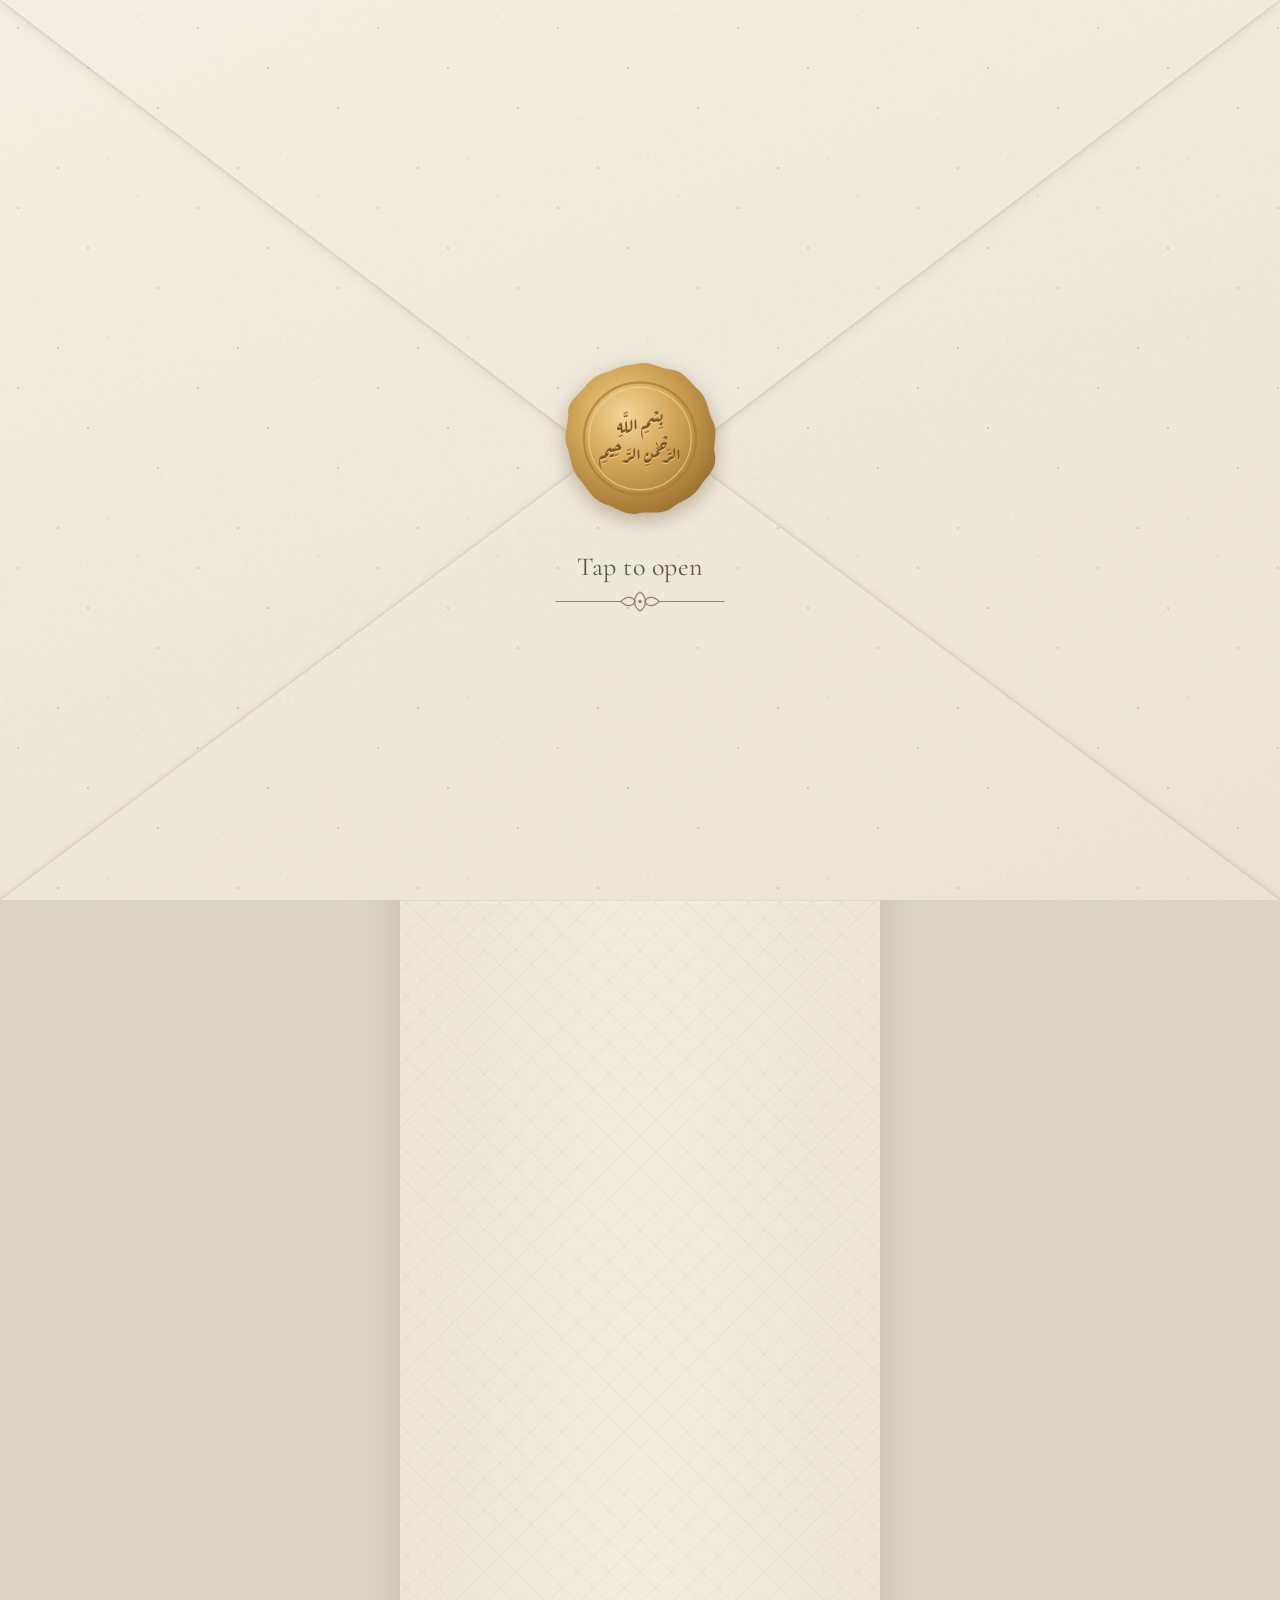
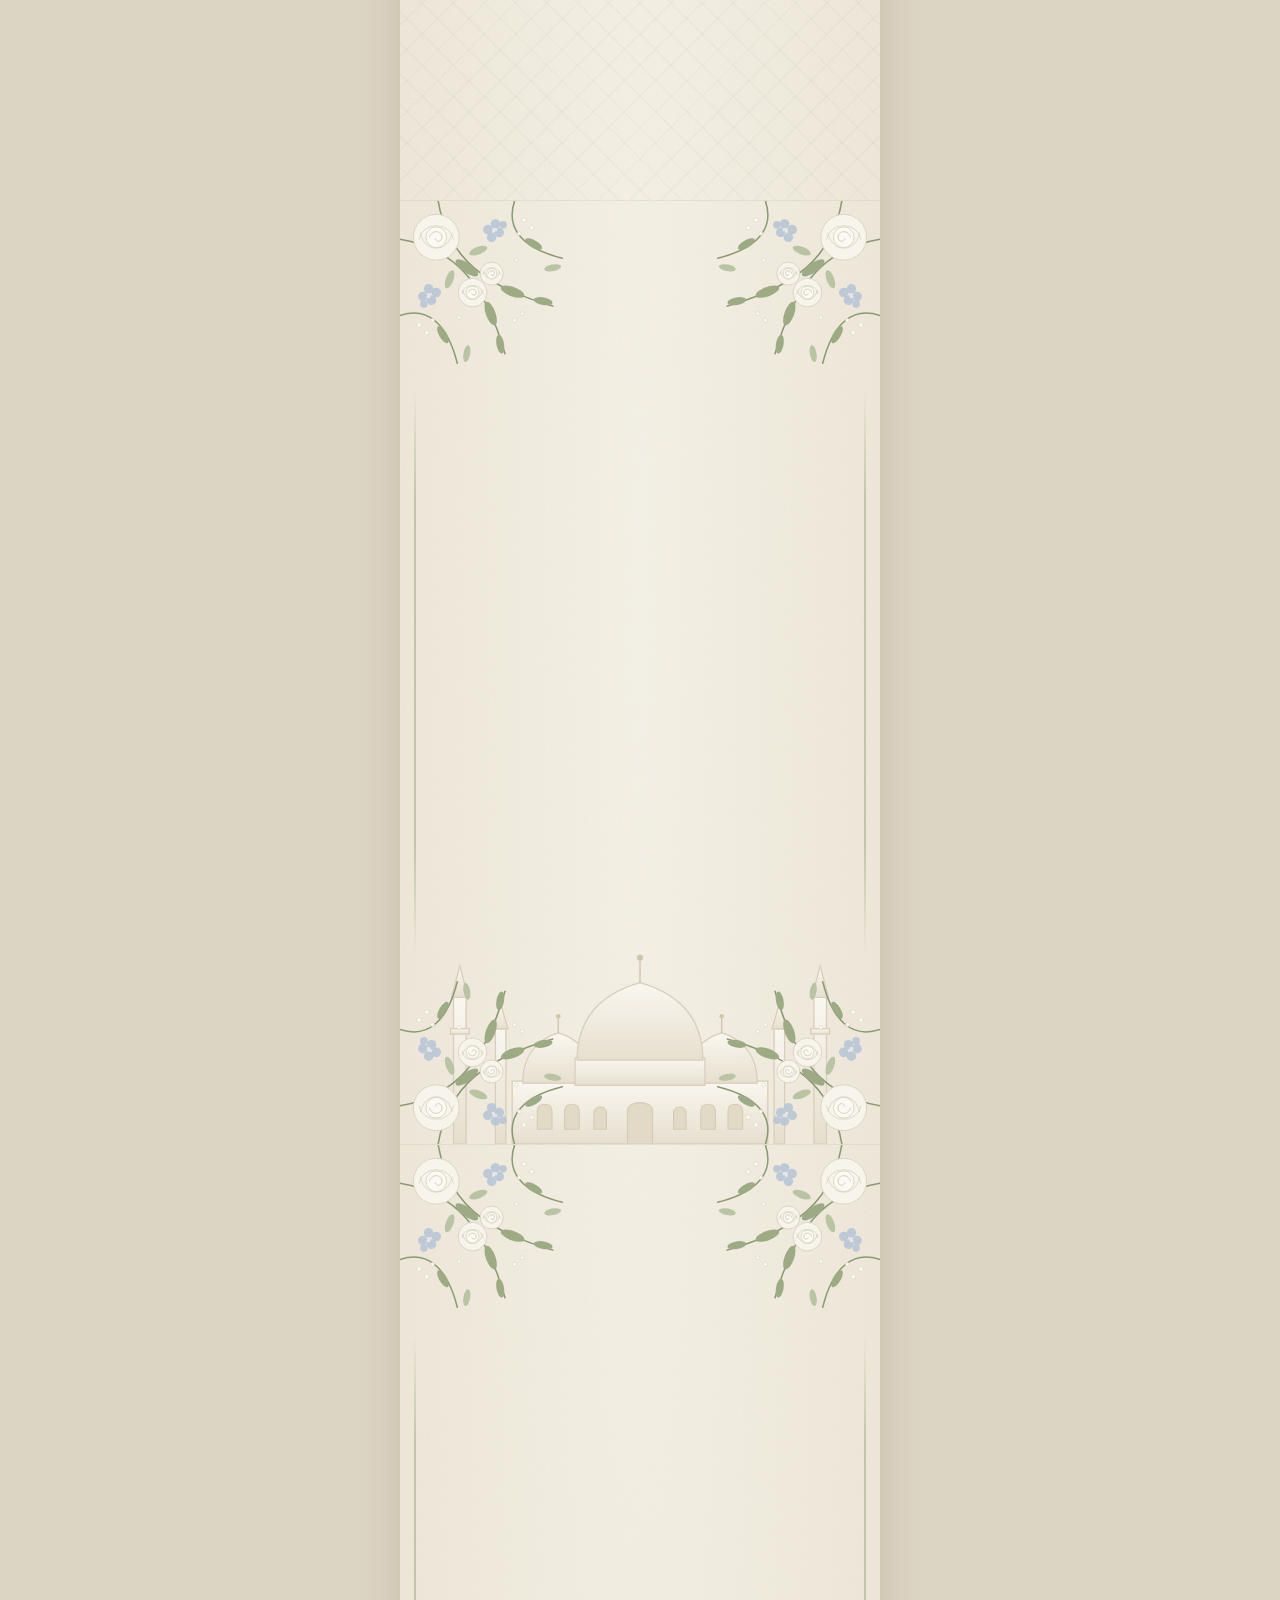
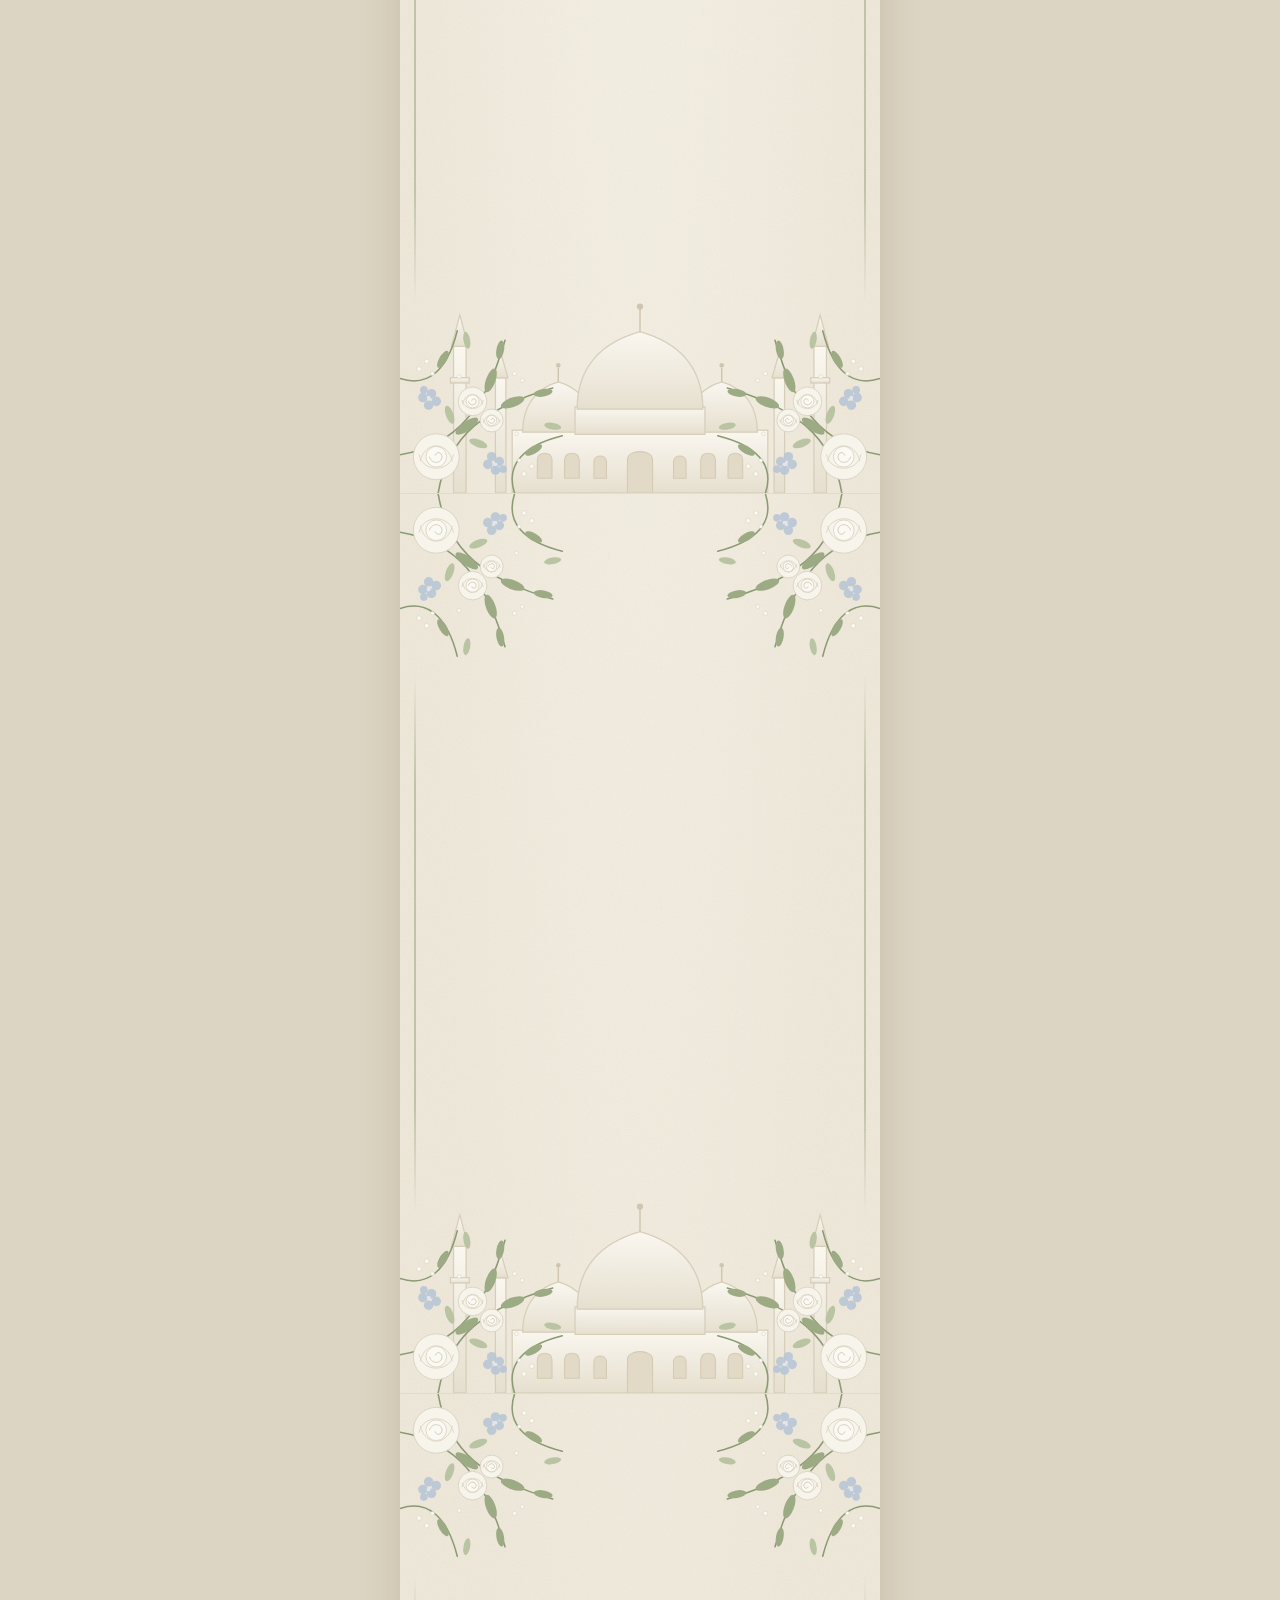
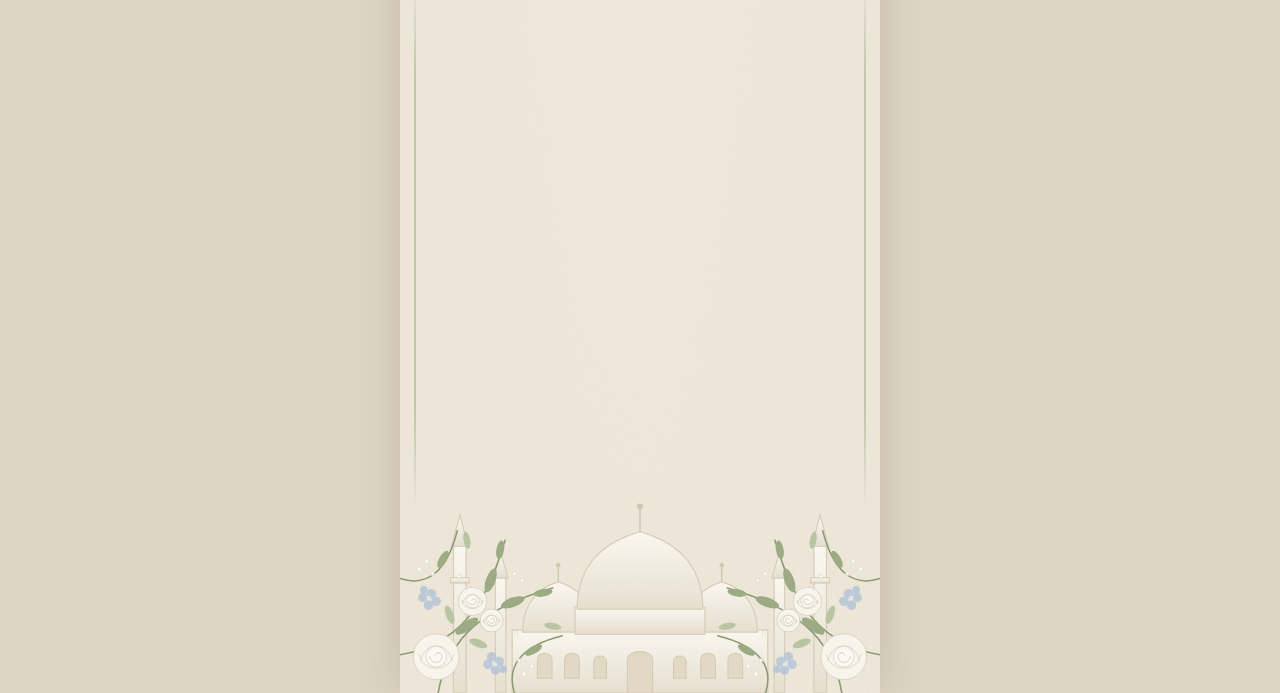
<file: index.html>
<!doctype html>
<html lang="en" translate="no" class="notranslate">
<head>
  <meta charset="utf-8" />
  <meta name="google" content="notranslate" />
  <meta name="viewport" content="width=device-width, initial-scale=1, viewport-fit=cover" />
  <title>Nikah Invitation</title>
  <meta name="description" content="You are invited to our Nikah" />
  <meta name="theme-color" content="#efe9db" />

  <!-- Link preview (WhatsApp, Facebook, etc.). URLs must be absolute: update them if the site address changes -->
  <meta property="og:type" content="website" />
  <meta property="og:url" content="https://mdhusainthekiya.github.io/invite/" />
  <meta property="og:title" content="The Wedding Invitation - Thekiya family" />
  <meta property="og:description" content="Saturday, 02 Jan 2027 · Minara Masjid, Mumbai. Tap to open your invitation." />
  <meta property="og:image" content="https://mdhusainthekiya.github.io/invite/assets/preview-vertical.jpg" />
  <meta property="og:image:width" content="1080" />
  <meta property="og:image:height" content="1920" />
  <meta name="twitter:card" content="summary_large_image" />
  <link rel="preconnect" href="https://fonts.googleapis.com" />
  <link rel="preconnect" href="https://fonts.gstatic.com" crossorigin />
  <link href="https://fonts.googleapis.com/css2?family=Amiri:wght@400;700&family=Aref+Ruqaa:wght@400;700&family=Cinzel:wght@500&family=Cormorant+Garamond:ital,wght@0,500;0,600;1,500&family=Great+Vibes&display=swap" rel="stylesheet" />
  <link rel="stylesheet" href="style.css" />
</head>
<body class="locked">

  <!-- Reusable SVG pieces -->
  <svg width="0" height="0" style="position:absolute" aria-hidden="true">
    <defs>
      <!-- Floral corner cluster: vines, leaves, white roses, hydrangeas -->
      <symbol id="corner" viewBox="0 0 220 220">
        <g fill="none" stroke="#8a9a72" stroke-width="1.6" stroke-linecap="round">
          <path d="M0 40 C60 50 90 90 110 160" />
          <path d="M40 0 C50 60 90 90 160 110" />
          <path d="M0 120 C30 110 50 130 60 170" />
          <path d="M120 0 C110 30 130 50 170 60" />
        </g>
        <g fill="#9cab84">
          <ellipse cx="70" cy="70" rx="14" ry="5" transform="rotate(35 70 70)" />
          <ellipse cx="95" cy="118" rx="13" ry="5" transform="rotate(70 95 118)" />
          <ellipse cx="118" cy="95" rx="13" ry="5" transform="rotate(20 118 95)" />
          <ellipse cx="30" cy="50" rx="11" ry="4" transform="rotate(10 30 50)" />
          <ellipse cx="50" cy="30" rx="11" ry="4" transform="rotate(80 50 30)" />
          <ellipse cx="45" cy="140" rx="10" ry="4" transform="rotate(60 45 140)" />
          <ellipse cx="140" cy="45" rx="10" ry="4" transform="rotate(30 140 45)" />
          <ellipse cx="105" cy="150" rx="10" ry="4" transform="rotate(80 105 150)" />
          <ellipse cx="150" cy="105" rx="10" ry="4" transform="rotate(10 150 105)" />
        </g>
        <g fill="#b8c4a2">
          <ellipse cx="82" cy="52" rx="10" ry="4" transform="rotate(-20 82 52)" />
          <ellipse cx="52" cy="82" rx="10" ry="4" transform="rotate(110 52 82)" />
          <ellipse cx="160" cy="70" rx="9" ry="3.5" transform="rotate(-10 160 70)" />
          <ellipse cx="70" cy="160" rx="9" ry="3.5" transform="rotate(100 70 160)" />
        </g>
        <!-- hydrangea clusters -->
        <g fill="#b9c6d6" opacity=".9">
          <circle cx="92" cy="30" r="5"/><circle cx="100" cy="24" r="5"/><circle cx="104" cy="33" r="5"/><circle cx="96" cy="38" r="5"/><circle cx="108" cy="25" r="4"/>
          <circle cx="30" cy="92" r="5"/><circle cx="24" cy="100" r="5"/><circle cx="33" cy="104" r="5"/><circle cx="38" cy="96" r="5"/><circle cx="25" cy="108" r="4"/>
        </g>
        <g fill="#dfe6ee">
          <circle cx="100" cy="30" r="2"/><circle cx="30" cy="100" r="2"/>
        </g>
        <!-- white roses -->
        <g>
          <g transform="translate(38 38)">
            <circle r="24" fill="#f7f4ec" stroke="#d9d3c2" stroke-width="1"/>
            <path d="M-18.0 2.4 C-14.4 -16.8 14.4 -16.8 18.0 2.4" fill="none" stroke="#ddd6c4" stroke-width="1"/>
            <path d="M-16.8 -4.8 C-12.0 16.8 12.0 16.8 16.8 -4.8" fill="none" stroke="#ddd6c4" stroke-width="1"/>
            <circle r="10.8" fill="#fbf9f3" stroke="#d9d3c2" stroke-width=".9"/>
            <path d="M-7.2 0 C-4.8 -8.4 6.0 -7.2 6.0 0 C6.0 4.8 0 6.0 -1.2 1.2" fill="none" stroke="#d3cbb6" stroke-width="1"/>
          </g>
          <g transform="translate(76 96)">
            <circle r="15" fill="#f7f4ec" stroke="#d9d3c2" stroke-width="1"/>
            <path d="M-11.2 1.5 C-9.0 -10.5 9.0 -10.5 11.2 1.5" fill="none" stroke="#ddd6c4" stroke-width="1"/>
            <path d="M-10.5 -3.0 C-7.5 10.5 7.5 10.5 10.5 -3.0" fill="none" stroke="#ddd6c4" stroke-width="1"/>
            <circle r="6.8" fill="#fbf9f3" stroke="#d9d3c2" stroke-width=".9"/>
            <path d="M-4.5 0 C-3.0 -5.2 3.8 -4.5 3.8 0 C3.8 3.0 0 3.8 -0.8 0.8" fill="none" stroke="#d3cbb6" stroke-width="1"/>
          </g>
          <g transform="translate(96 76)">
            <circle r="12" fill="#f7f4ec" stroke="#d9d3c2" stroke-width="1"/>
            <path d="M-9.0 1.2 C-7.2 -8.4 7.2 -8.4 9.0 1.2" fill="none" stroke="#ddd6c4" stroke-width="1"/>
            <path d="M-8.4 -2.4 C-6.0 8.4 6.0 8.4 8.4 -2.4" fill="none" stroke="#ddd6c4" stroke-width="1"/>
            <circle r="5.4" fill="#fbf9f3" stroke="#d9d3c2" stroke-width=".9"/>
            <path d="M-3.6 0 C-2.4 -4.2 3.0 -3.6 3.0 0 C3.0 2.4 0 3.0 -0.6 0.6" fill="none" stroke="#d3cbb6" stroke-width="1"/>
          </g>
        </g>
        <!-- baby's breath -->
        <g fill="#fbf9f3" stroke="#d8d2c0" stroke-width=".6">
          <circle cx="130" cy="20" r="2.4"/><circle cx="138" cy="28" r="2.4"/><circle cx="125" cy="34" r="2"/>
          <circle cx="20" cy="130" r="2.4"/><circle cx="28" cy="138" r="2.4"/><circle cx="34" cy="125" r="2"/>
          <circle cx="120" cy="125" r="2.2"/><circle cx="128" cy="118" r="2"/><circle cx="62" cy="122" r="2"/><circle cx="122" cy="62" r="2"/>
        </g>
      </symbol>

      <!-- Mosque silhouette -->
      <linearGradient id="mosqueFill" x1="0" y1="0" x2="0" y2="1">
        <stop offset="0" stop-color="#fbf8f1"/>
        <stop offset="1" stop-color="#e6dfcf"/>
      </linearGradient>
      <symbol id="mosque" viewBox="0 0 400 210">
        <g fill="url(#mosqueFill)" stroke="#d6cdb8" stroke-width="1.2">
          <!-- minarets -->
          <rect x="22" y="70" width="12" height="140"/><path d="M20 70 L28 40 L36 70Z"/><rect x="19" y="100" width="18" height="5"/>
          <rect x="366" y="70" width="12" height="140"/><path d="M364 70 L372 40 L380 70Z"/><rect x="363" y="100" width="18" height="5"/>
          <rect x="62" y="100" width="10" height="110"/><path d="M60 100 L67 76 L74 100Z"/>
          <rect x="328" y="100" width="10" height="110"/><path d="M326 100 L333 76 L340 100Z"/>
          <!-- base -->
          <rect x="78" y="150" width="244" height="60"/>
          <!-- side domes -->
          <path d="M88 152 C88 120 108 108 122 104 C136 108 156 120 156 152Z"/>
          <path d="M244 152 C244 120 264 108 278 104 C292 108 312 120 312 152Z"/>
          <!-- main dome -->
          <rect x="138" y="128" width="124" height="26"/>
          <path d="M140 130 C140 82 172 64 200 56 C228 64 260 82 260 130Z"/>
        </g>
        <g stroke="#cfc4ac" stroke-width="1.4" fill="none">
          <path d="M200 56 V34"/><path d="M122 104 V90"/><path d="M278 104 V90"/>
        </g>
        <g fill="#cfc4ac">
          <circle cx="200" cy="32" r="3"/><circle cx="122" cy="88" r="2.2"/><circle cx="278" cy="88" r="2.2"/>
        </g>
        <!-- doors & windows -->
        <g fill="#e2d9c5" stroke="#d3c9b2">
          <path d="M188 210 V178 C188 168 212 168 212 178 V210Z"/>
          <path d="M102 196 V178 C102 170 116 170 116 178 V196Z"/><path d="M128 196 V178 C128 170 142 170 142 178 V196Z"/>
          <path d="M258 196 V178 C258 170 272 170 272 178 V196Z"/><path d="M284 196 V178 C284 170 298 170 298 178 V196Z"/>
          <path d="M156 196 V180 C156 173 168 173 168 180 V196Z"/><path d="M232 196 V180 C232 173 244 173 244 180 V196Z"/>
        </g>
      </symbol>

      <!-- Ornamental divider -->
      <symbol id="divider" viewBox="0 0 300 40">
        <g fill="none" stroke="currentColor" stroke-width="2" stroke-linecap="round">
          <path d="M10 20 H118"/><path d="M182 20 H290"/>
          <path d="M150 4 C138 12 138 28 150 36 C162 28 162 12 150 4Z"/>
          <path d="M118 20 C128 10 138 12 142 20 C138 28 128 30 118 20Z"/>
          <path d="M182 20 C172 10 162 12 158 20 C162 28 172 30 182 20Z"/>
        </g>
        <circle cx="150" cy="20" r="3" fill="currentColor"/>
      </symbol>

      <!-- Detail icons -->
      <symbol id="i-calendar" viewBox="0 0 24 24">
        <rect x="3" y="5" width="18" height="16" rx="2.5" fill="currentColor"/><rect x="5" y="10" width="14" height="9" rx="1" fill="#efe9db"/><rect x="7" y="2.5" width="2" height="5" rx="1" fill="currentColor"/><rect x="15" y="2.5" width="2" height="5" rx="1" fill="currentColor"/><g fill="currentColor"><rect x="6.5" y="11.5" width="3" height="2.5"/><rect x="10.5" y="11.5" width="3" height="2.5"/><rect x="14.5" y="11.5" width="3" height="2.5"/><rect x="6.5" y="15" width="3" height="2.5"/><rect x="10.5" y="15" width="3" height="2.5"/><rect x="14.5" y="15" width="3" height="2.5"/></g>
      </symbol>
      <symbol id="i-clock" viewBox="0 0 24 24">
        <g fill="none" stroke="currentColor" stroke-width="2" stroke-linecap="round"><circle cx="12" cy="12" r="9.5"/><path d="M12 6.5V12l3.5 2.5"/></g>
      </symbol>
      <symbol id="i-pin" viewBox="0 0 24 24">
        <path fill="currentColor" d="M12 1.8a7.6 7.6 0 0 0-7.6 7.6c0 5.7 7.6 12.8 7.6 12.8s7.6-7.1 7.6-12.8A7.6 7.6 0 0 0 12 1.8Zm0 10.6a3 3 0 1 1 0-6 3 3 0 0 1 0 6Z"/>
      </symbol>

      <!-- Wax seal edge -->
      <radialGradient id="waxGold" cx="40%" cy="35%" r="70%">
        <stop offset="0" stop-color="#f3d79a"/>
        <stop offset=".45" stop-color="#d4a85a"/>
        <stop offset="1" stop-color="#9c7130"/>
      </radialGradient>
    </defs>
  </svg>

  <!-- ============ ENVELOPE (tap to open) ============ -->
  <div class="envelope" id="envelope" role="button" tabindex="0" aria-label="Tap to open the invitation">
    <div class="flap-wrap left"><div class="flap"></div></div>
    <div class="flap-wrap right"><div class="flap"></div></div>
    <div class="flap-wrap bottom"><div class="flap"></div></div>
    <div class="flap-wrap top"><div class="flap"></div></div>

    <div class="seal-area">
      <div class="seal" id="seal">
        <svg viewBox="0 0 200 200" class="seal-wax">
          <path fill="url(#waxGold)" d="M100 6 C116 4 126 14 140 14 C156 16 162 30 174 40 C186 52 184 66 192 80 C198 96 190 108 194 122 C196 140 182 148 174 162 C164 176 150 178 138 188 C122 196 110 190 96 194 C80 196 70 186 56 182 C40 176 34 162 24 150 C12 136 14 122 8 108 C4 92 12 80 10 66 C12 50 26 44 34 32 C46 18 60 18 72 12 C82 8 90 8 100 6Z"/>
          <circle cx="100" cy="100" r="70" fill="none" stroke="#a87b36" stroke-width="3" opacity=".7"/>
          <circle cx="100" cy="100" r="64" fill="none" stroke="#f5dca3" stroke-width="1.5" opacity=".6"/>
        </svg>
        <span class="seal-text" lang="ar" dir="rtl">بِسْمِ اللَّهِ<br>الرَّحْمَٰنِ الرَّحِيمِ</span>
      </div>
      <p class="tap-hint">Tap to open</p>
      <svg class="hint-divider"><use href="#divider"/></svg>
    </div>
  </div>

  <!-- ============ INVITATION ============ -->
  <main class="invite" id="invite">

    <!-- 1. Bismillah + Quran 78:8 -->
    <section class="page framed">
      <div class="frame" aria-hidden="true">
        <svg class="c tl"><use href="#corner"/></svg><svg class="c tr"><use href="#corner"/></svg>
        <svg class="c bl"><use href="#corner"/></svg><svg class="c br"><use href="#corner"/></svg>
      </div>
      <div class="content">
        <p class="ar bismillah reveal" lang="ar" dir="rtl">بِسْمِ اللَّهِ الرَّحْمَٰنِ الرَّحِيمِ</p>
        <p class="ar ar-xl reveal" lang="ar" dir="rtl">وَخَلَقْنَاكُمْ أَزْوَاجًا</p>
        <p class="body reveal">And We created you in pairs<br>Quran 78:8</p>
        <p class="script tagline reveal">Join us as two hearts become one.</p>
      </div>
      <svg class="mosque" aria-hidden="true"><use href="#mosque"/></svg>
    </section>

    <!-- 2. The Nikah of -->
    <section class="page arch-page">
      <div class="arch reveal">
        <svg class="arch-flowers l" aria-hidden="true"><use href="#corner"/></svg>
        <svg class="arch-flowers r" aria-hidden="true"><use href="#corner"/></svg>
        <div class="arch-inner">
          <p class="ar ar-lg reveal" lang="ar" dir="rtl">فِي الدُّنْيَا وَالْآخِرَةِ</p>
          <p class="body small reveal">“In this world and<br>the hereafter”</p>
          <p class="caps reveal" data-only="nikah">The Nikah of</p>
          <p class="caps reveal" data-only="walima">The Walima of</p>
          <div class="names reveal">
            <span class="script name" data-field="groom"></span>
            <span class="parent" data-field="groomParents"></span>
            <span class="city" data-field="groomCity"></span>
            <span class="script amp">&amp;</span>
            <span class="script name" data-field="bride"></span>
            <span class="parent" data-field="brideParents"></span>
            <span class="city" data-field="brideCity"></span>
          </div>
          <p class="save-date reveal" data-only="nikah" data-field="nikah.dateText"></p>
          <p class="save-date reveal" data-only="walima" data-field="walima.dateText"></p>
        </div>
      </div>
    </section>

    <!-- 3. Nikah: date, time, venue (not shown on /walima) -->
    <section class="page framed" data-only="nikah">
      <div class="frame" aria-hidden="true">
        <svg class="c tl"><use href="#corner"/></svg><svg class="c tr"><use href="#corner"/></svg>
        <svg class="c bl"><use href="#corner"/></svg><svg class="c br"><use href="#corner"/></svg>
      </div>
      <div class="content details">
        <p class="ar ar-xl reveal" lang="ar" dir="rtl">إِنْ شَاءَ اللَّهُ</p>
        <h2 class="script event-title reveal">Nikah</h2>

        <div class="detail reveal">
          <svg class="icon"><use href="#i-calendar"/></svg>
          <p data-field="nikah.dateText"></p>
        </div>
        <div class="detail reveal">
          <svg class="icon"><use href="#i-clock"/></svg>
          <p data-field="nikah.timeText"></p>
        </div>
        <div class="detail reveal">
          <svg class="icon"><use href="#i-pin"/></svg>
          <p data-field="nikah.venue"></p>
          <a class="btn" data-field-href="nikah.mapUrl" target="_blank" rel="noopener">View on map</a>
        </div>
      </div>
      <svg class="mosque" aria-hidden="true"><use href="#mosque"/></svg>
    </section>

    <!-- 4. Walima: date, time, venue -->
    <section class="page framed">
      <div class="frame" aria-hidden="true">
        <svg class="c tl"><use href="#corner"/></svg><svg class="c tr"><use href="#corner"/></svg>
        <svg class="c bl"><use href="#corner"/></svg><svg class="c br"><use href="#corner"/></svg>
      </div>
      <div class="content details">
        <svg class="divider reveal" aria-hidden="true" data-only="nikah"><use href="#divider"/></svg>
        <p class="ar ar-xl reveal" lang="ar" dir="rtl" data-only="walima">إِنْ شَاءَ اللَّهُ</p>
        <h2 class="script event-title reveal">Walima Ceremony</h2>
        <p class="body small reveal">Your presence will make our joy complete</p>

        <div class="detail reveal">
          <svg class="icon"><use href="#i-calendar"/></svg>
          <p data-field="walima.dateText"></p>
        </div>
        <div class="detail reveal">
          <svg class="icon"><use href="#i-clock"/></svg>
          <p data-field="walima.timeText"></p>
        </div>
        <div class="detail reveal">
          <svg class="icon"><use href="#i-pin"/></svg>
          <p data-field="walima.venue"></p>
          <a class="btn" data-field-href="walima.mapUrl" target="_blank" rel="noopener">View on map</a>
        </div>
      </div>
      <svg class="mosque" aria-hidden="true"><use href="#mosque"/></svg>
    </section>

    <!-- 5. Countdown (to the Nikah, or to the Walima on /walima) -->
    <section class="page framed countdown-page">
      <div class="frame" aria-hidden="true">
        <svg class="c tl"><use href="#corner"/></svg><svg class="c tr"><use href="#corner"/></svg>
        <svg class="c bl"><use href="#corner"/></svg><svg class="c br"><use href="#corner"/></svg>
      </div>
      <div class="content">
        <h2 class="script event-title reveal">The Celebration Begins</h2>
        <svg class="divider reveal" aria-hidden="true"><use href="#divider"/></svg>
        <div class="countdown reveal" aria-label="Countdown to the celebration">
          <div><b id="cd-d">0</b><span>Days</span></div>
          <div><b id="cd-h">00</b><span>Hours</span></div>
          <div><b id="cd-m">00</b><span>Minutes</span></div>
          <div><b id="cd-s">00</b><span>Seconds</span></div>
        </div>
      </div>
      <svg class="mosque" aria-hidden="true"><use href="#mosque"/></svg>
    </section>

    <!-- 6. Duas -->
    <section class="page framed">
      <div class="frame" aria-hidden="true">
        <svg class="c tl"><use href="#corner"/></svg><svg class="c tr"><use href="#corner"/></svg>
        <svg class="c bl"><use href="#corner"/></svg><svg class="c br"><use href="#corner"/></svg>
      </div>
      <div class="content">
        <p class="ar ar-lg reveal" lang="ar" dir="rtl">بَارَكَ اللَّهُ لَكُمَا وَبَارَكَ عَلَيْكُمَا<br>وَجَمَعَ بَيْنَكُمَا فِي خَيْرٍ</p>
        <p class="body reveal">May Allah bless you, shower His blessings upon you and join you together in goodness</p>
        <svg class="divider reveal" aria-hidden="true"><use href="#divider"/></svg>
        <p class="ar ar-xl reveal" lang="ar" dir="rtl">جَزَاكُمُ اللَّهُ خَيْرًا</p>
        <p class="body reveal">Please keep the couple in your duas</p>
      </div>
      <svg class="mosque" aria-hidden="true"><use href="#mosque"/></svg>
    </section>
  </main>

  <button class="scroll-arrow" id="scrollArrow" aria-label="Scroll down" hidden>
    <svg viewBox="0 0 24 24" fill="none" stroke="currentColor" stroke-width="2" stroke-linecap="round" stroke-linejoin="round"><path d="M6 9l6 6 6-6"/></svg>
  </button>

  <!-- Background music: put a file at assets/music.mp3 (button hides itself if missing) -->
  <audio id="music" src="assets/music.mp3" loop preload="auto"></audio>
  <button class="music-btn" id="musicBtn" aria-label="Pause music" hidden>
    <svg class="i-pause" viewBox="0 0 24 24"><rect x="6" y="5" width="4" height="14" rx="1"/><rect x="14" y="5" width="4" height="14" rx="1"/></svg>
    <svg class="i-play" viewBox="0 0 24 24"><path d="M8 5v14l11-7z"/></svg>
  </button>

  <script src="script.js"></script>
</body>
</html>
</file>
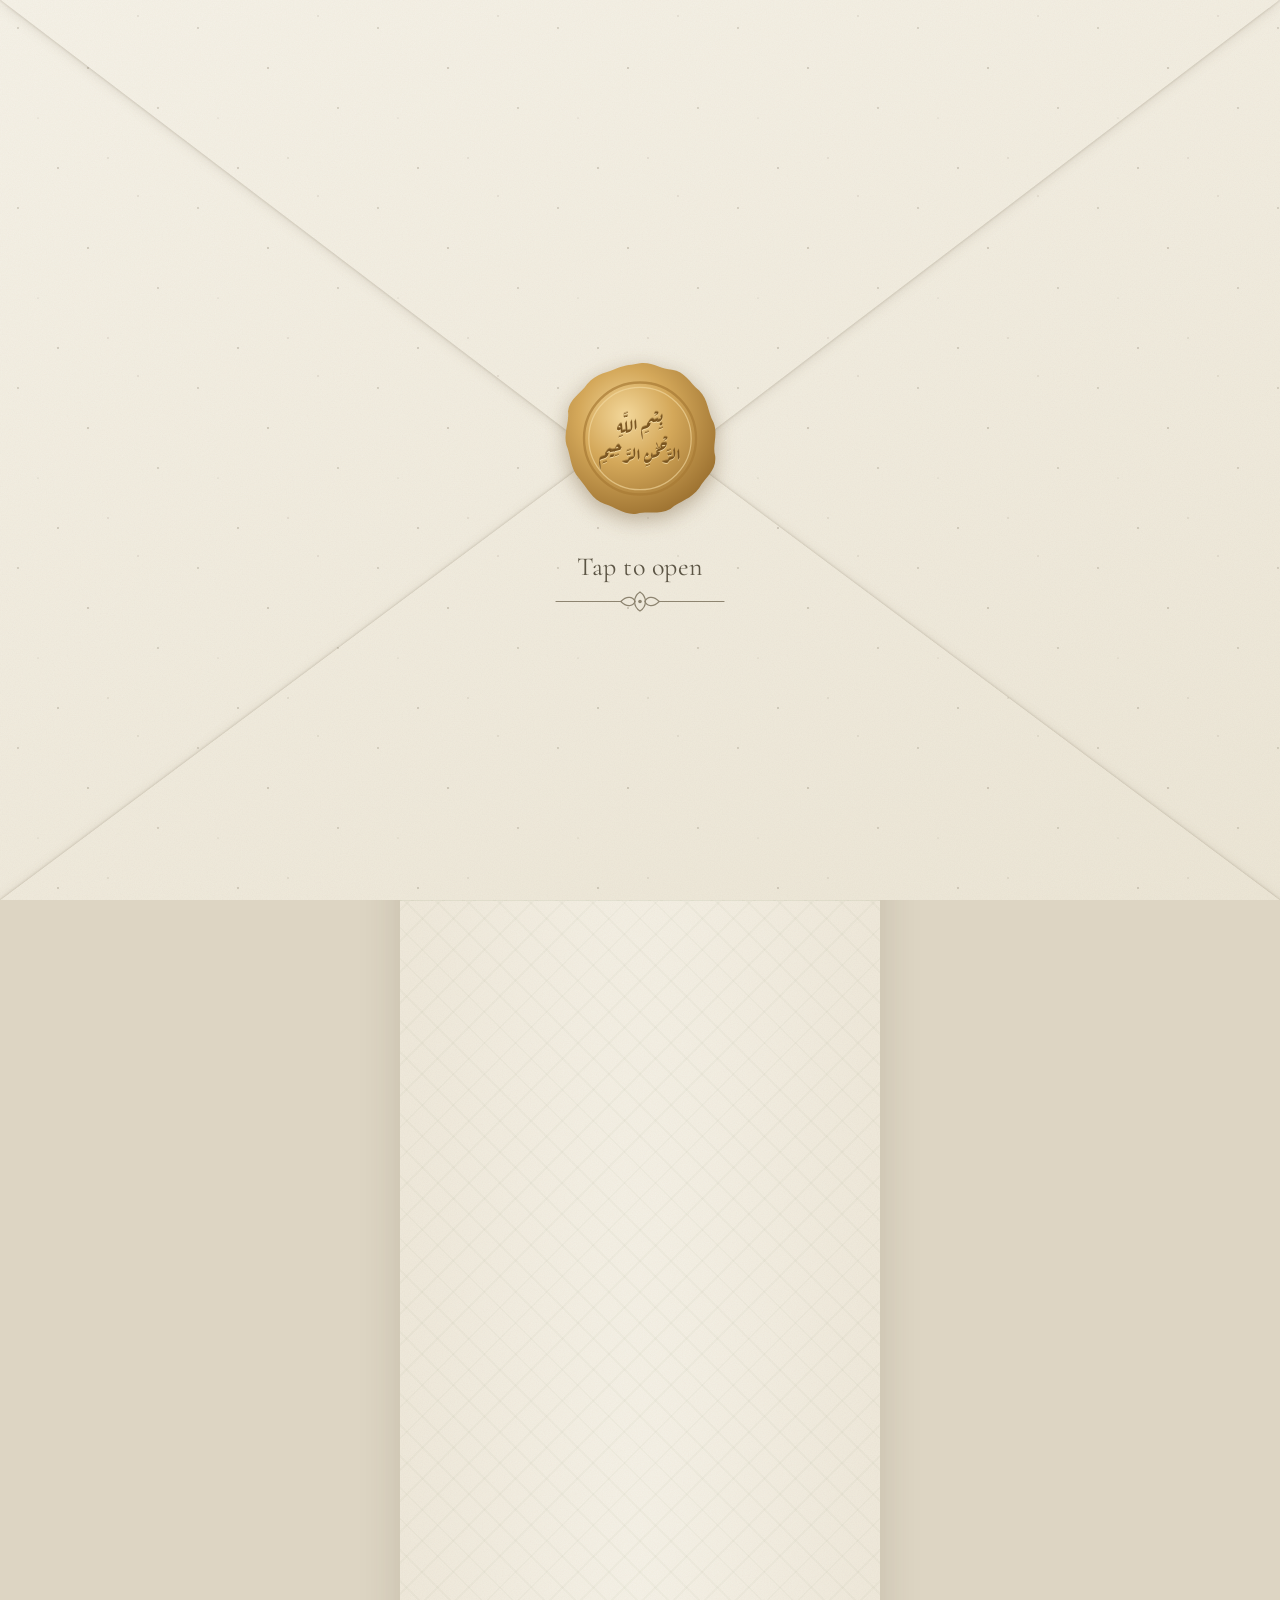
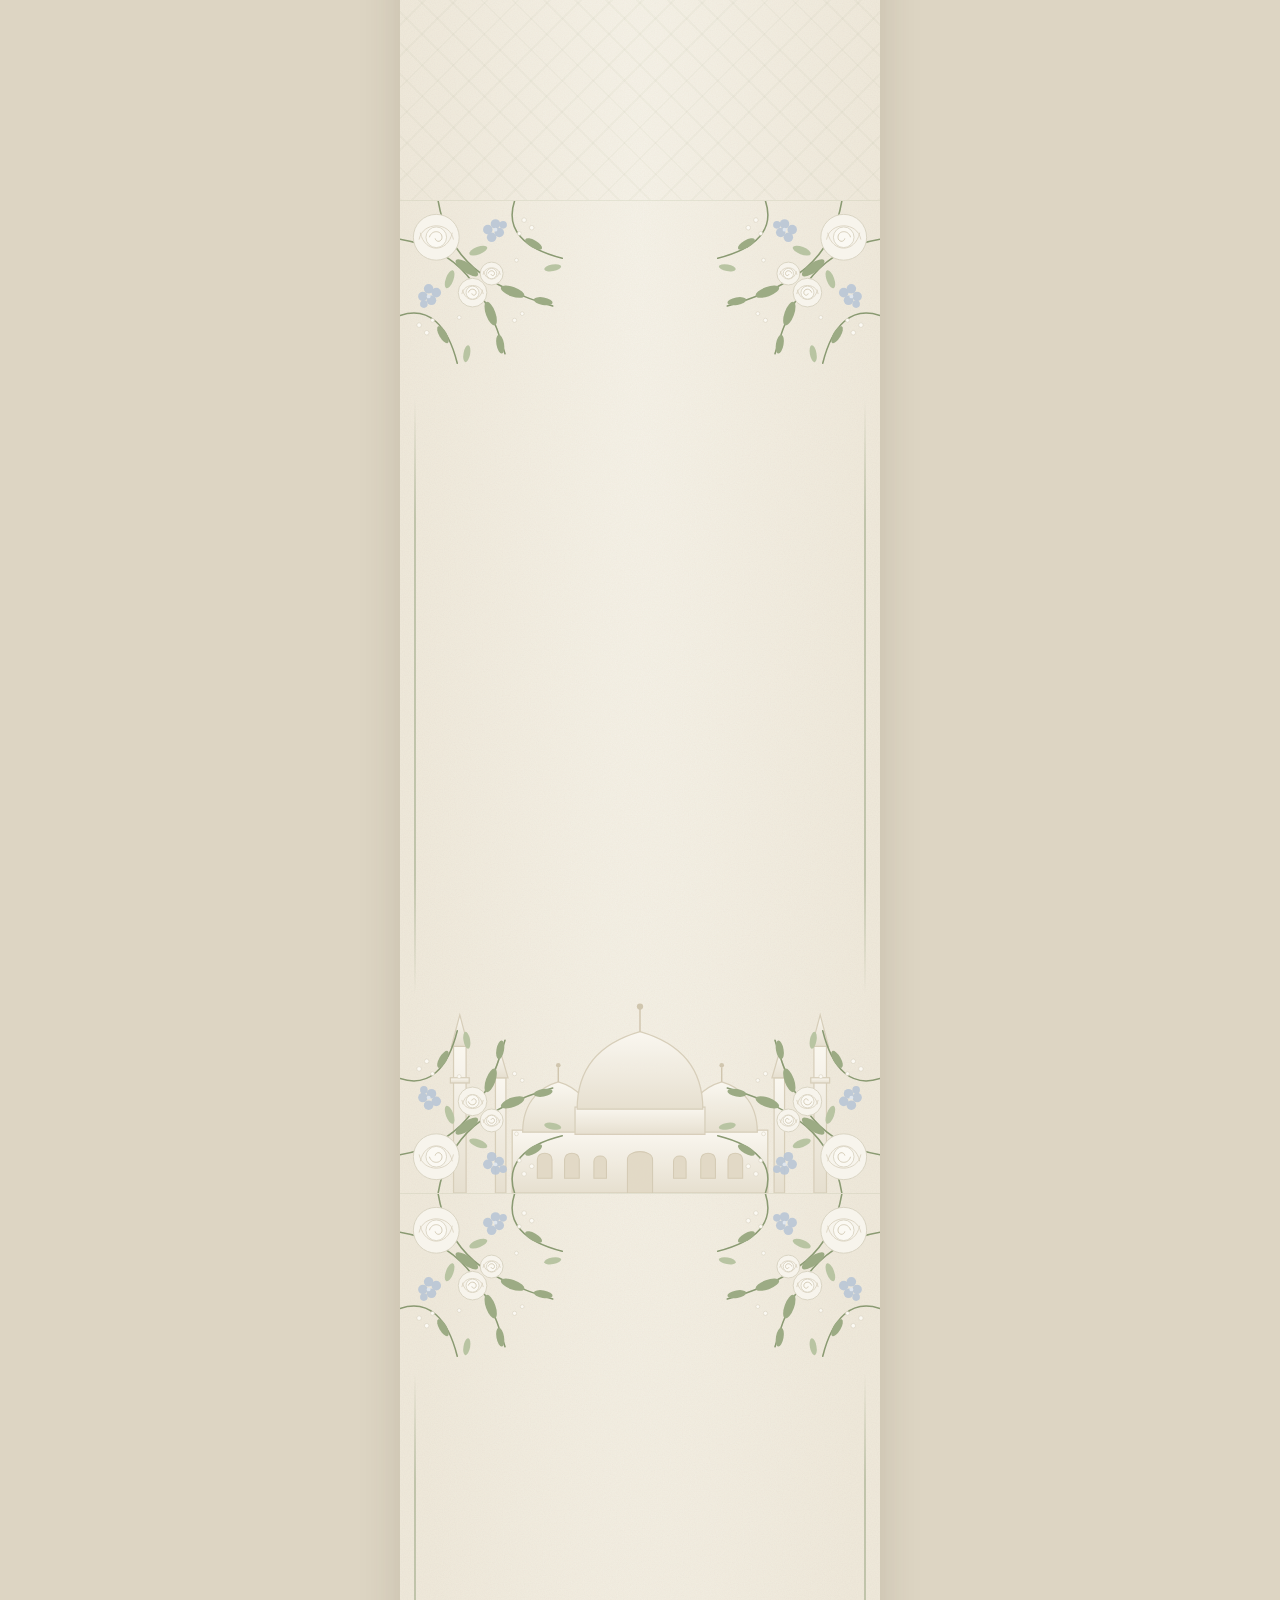
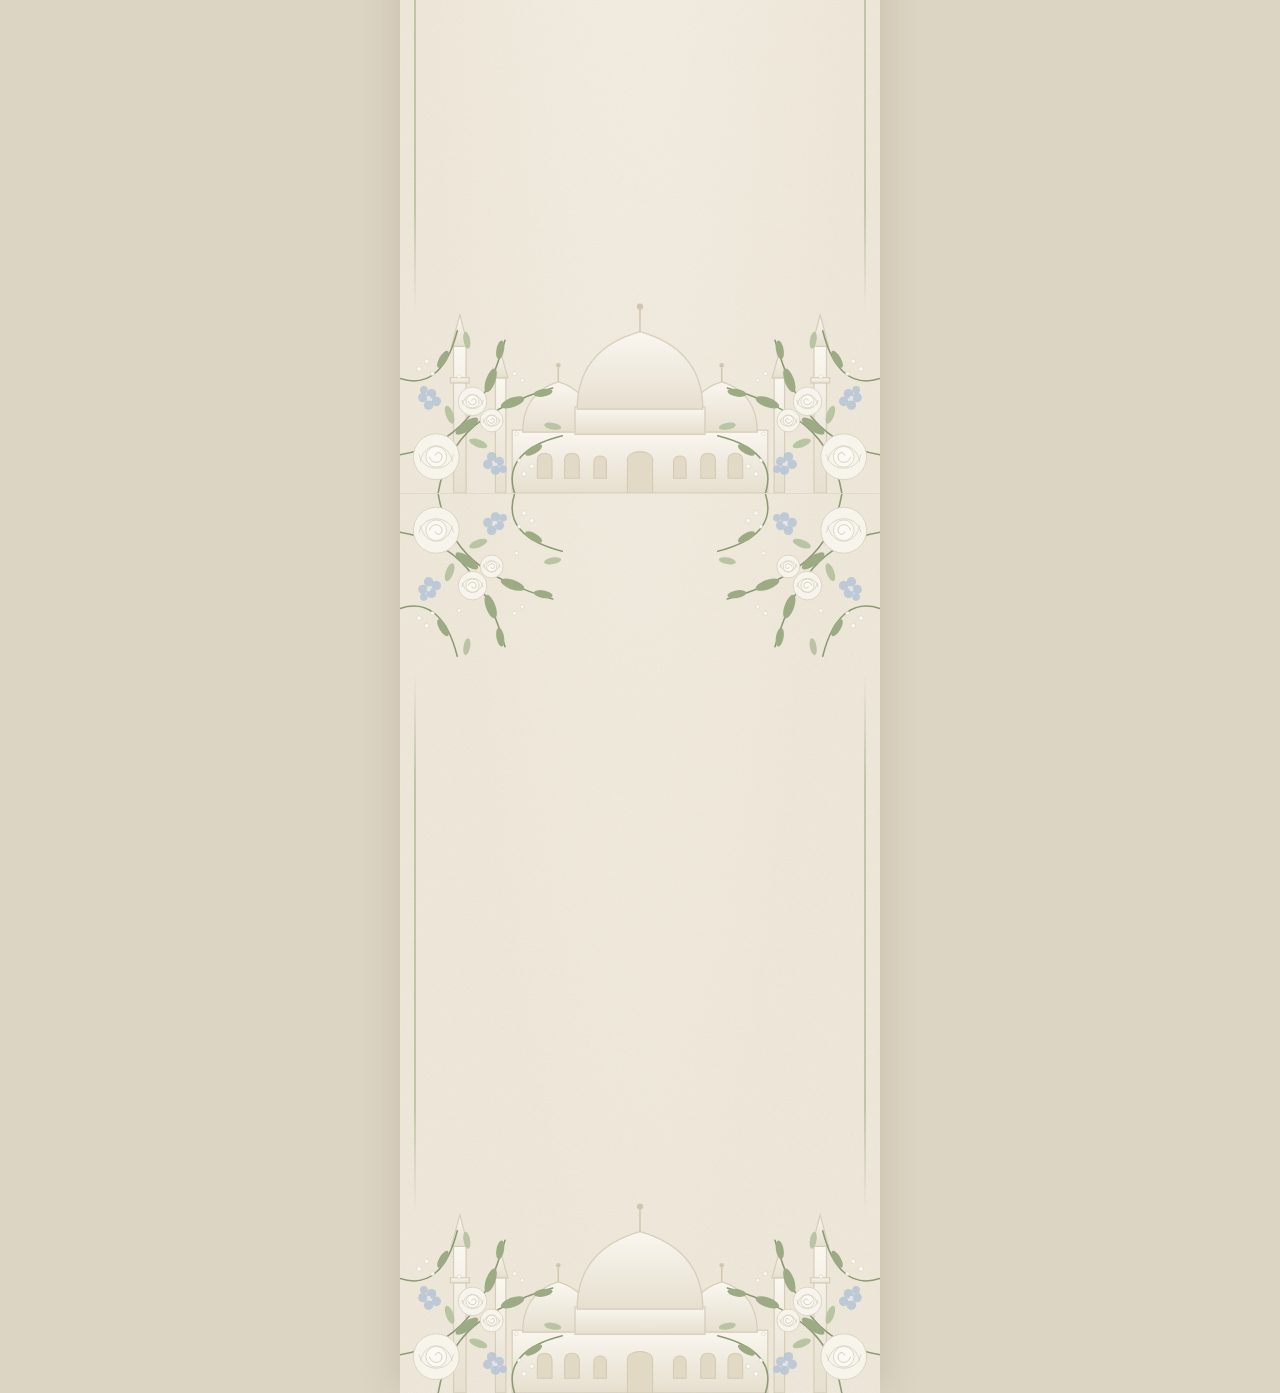
<file: walima/index.html>
<!doctype html>
<html lang="en">
<head>
  <meta charset="utf-8" />
  <meta name="viewport" content="width=device-width, initial-scale=1" />
  <title>Walima Invitation</title>
  <meta name="description" content="You are invited to our Walima" />

  <!-- Link preview for the /walima link. URLs must be absolute: update them if the site address changes -->
  <meta property="og:type" content="website" />
  <meta property="og:url" content="https://mdhusainthekiya.github.io/invite/walima/" />
  <meta property="og:title" content="The Wedding Invitation - Thekiya family" />
  <meta property="og:description" content="Sunday, 03 Jan 2027 · Kutchi Memon Hall, Mumbai. Tap to open your invitation." />
  <meta property="og:image" content="https://mdhusainthekiya.github.io/invite/assets/preview-walima-vertical.jpg" />
  <meta property="og:image:width" content="1080" />
  <meta property="og:image:height" content="1920" />
  <meta name="twitter:card" content="summary_large_image" />
  <!-- GitHub Pages can't rewrite URLs, so /walima forwards to the main page in Walima-only mode -->
  <meta http-equiv="refresh" content="0; url=../index.html?walima" />
  <script>location.replace("../index.html?walima");</script>
</head>
<body style="background:#efe9db">
  <a href="../index.html?walima">Open the Walima invitation</a>
</body>
</html>
</file>
<file: style.css>
:root {
  --cream: #efe9db;
  --cream-light: #f6f2e8;
  --paper: #ece6d6;
  --green: #3f6140;
  --green-soft: #5f7a55;
  --sage: #8a9a72;
  --line: #cfc6b0;
  --gold: #c99a4e;

  --f-ar: "Amiri", serif;
  --f-ar-callig: "Aref Ruqaa", "Amiri", serif;
  --f-script: "Great Vibes", cursive;
  --f-serif: "Cormorant Garamond", Georgia, serif;
  --f-caps: "Cinzel", serif;

  /* soft paper grain */
  --grain: url("data:image/svg+xml,%3Csvg xmlns='http://www.w3.org/2000/svg' width='240' height='240'%3E%3Cfilter id='n'%3E%3CfeTurbulence type='fractalNoise' baseFrequency='.85' numOctaves='3' stitchTiles='stitch'/%3E%3CfeColorMatrix values='0 0 0 0 .45 0 0 0 0 .4 0 0 0 0 .3 0 0 0 .09 0'/%3E%3C/filter%3E%3Crect width='100%25' height='100%25' filter='url(%23n)'/%3E%3C/svg%3E");
  /* sparse dark speckles like recycled paper */
  --speckle: url("data:image/svg+xml,%3Csvg xmlns='http://www.w3.org/2000/svg' width='180' height='180'%3E%3Cg fill='%237a6f5a' opacity='.35'%3E%3Ccircle cx='20' cy='30' r='.9'/%3E%3Ccircle cx='140' cy='18' r='.7'/%3E%3Ccircle cx='90' cy='70' r='1.1'/%3E%3Ccircle cx='40' cy='120' r='.6'/%3E%3Ccircle cx='160' cy='110' r='.9'/%3E%3Ccircle cx='110' cy='160' r='.7'/%3E%3Ccircle cx='60' cy='170' r='1'/%3E%3C/g%3E%3C/svg%3E");
}

* { box-sizing: border-box; margin: 0; padding: 0; }

html { scroll-behavior: smooth; }

body {
  background: #ddd5c3;
  color: var(--green);
  font-family: var(--f-serif);
  -webkit-font-smoothing: antialiased;
  overflow-x: hidden;
}
body.locked { overflow: hidden; height: 100svh; }

/* ================= ENVELOPE ================= */
.envelope {
  position: fixed;
  inset: 0;
  z-index: 50;
  cursor: pointer;
  overflow: hidden;
  -webkit-tap-highlight-color: transparent;
  outline: none;
}
.flap-wrap {
  position: absolute;
  inset: 0;
  filter: drop-shadow(0 0 1.5px rgba(80, 65, 40, .28)) drop-shadow(0 2px 6px rgba(80, 65, 40, .12));
  transition: transform 1.3s cubic-bezier(.7, 0, .25, 1);
  will-change: transform;
}
.flap {
  position: absolute;
  inset: -2px;
  background: var(--grain), var(--speckle), linear-gradient(160deg, var(--cream-light), var(--paper));
}
.flap-wrap.left   .flap { clip-path: polygon(0 0, 52% 50%, 0 100%); }
.flap-wrap.right  .flap { clip-path: polygon(100% 0, 48% 50%, 100% 100%); }
.flap-wrap.bottom .flap { clip-path: polygon(0 100%, 50% 47%, 100% 100%); background-color: var(--paper); }
.flap-wrap.top    .flap { clip-path: polygon(0 0, 100% 0, 50% 54%); }
.flap-wrap.left, .flap-wrap.right { z-index: 1; }
.flap-wrap.bottom { z-index: 2; }
.flap-wrap.top { z-index: 3; }

.seal-area {
  position: absolute;
  z-index: 5;
  left: 50%;
  top: 54%;
  transform: translate(-50%, -50%);
  display: flex;
  flex-direction: column;
  align-items: center;
  gap: 18px;
  transition: opacity .6s ease .5s;
}
.seal {
  position: relative;
  width: clamp(120px, 34vw, 160px);
  aspect-ratio: 1;
  display: grid;
  place-items: center;
  filter: drop-shadow(0 6px 10px rgba(90, 60, 20, .35));
  transition: filter .9s ease, transform .9s ease;
  animation: breathe 2.8s ease-in-out infinite;
}
.seal-wax { position: absolute; inset: 0; width: 100%; height: 100%; transition: opacity .9s ease; }
.seal-text {
  position: relative;
  font-family: var(--f-ar-callig);
  font-size: clamp(15px, 4.4vw, 20px);
  line-height: 1.5;
  text-align: center;
  color: #7a5520;
  text-shadow: 0 1px 0 rgba(255, 236, 190, .7), 0 -1px 0 rgba(90, 55, 10, .35);
  transition: color .9s ease, text-shadow .9s ease;
}
.tap-hint {
  font-family: var(--f-serif);
  font-size: clamp(20px, 5.5vw, 26px);
  color: #5b5444;
  letter-spacing: .02em;
  margin-top: 14px;
}
.hint-divider { width: 180px; height: 24px; color: #8d8470; margin-top: -10px; }

@keyframes breathe {
  0%, 100% { transform: scale(1); }
  50% { transform: scale(1.04); }
}

/* step 1: seal melts into an embossed paper seal */
.envelope.opening .seal { animation: none; filter: drop-shadow(0 0 0 transparent); }
.envelope.opening .seal-wax { opacity: .12; }
.envelope.opening .seal-text {
  color: var(--paper);
  text-shadow: 1px 1px 1px rgba(255, 255, 255, .8), -1px -1px 1px rgba(90, 75, 50, .35);
}
.envelope.opening .tap-hint,
.envelope.opening .hint-divider { opacity: 0; transition: opacity .4s ease; }

/* step 2: flaps slide away */
.envelope.open .seal-area { opacity: 0; transition-delay: 0s; }
.envelope.open .flap-wrap.top    { transform: translateY(-105%); }
.envelope.open .flap-wrap.bottom { transform: translateY(105%); transition-delay: .08s; }
.envelope.open .flap-wrap.left   { transform: translateX(-105%); transition-delay: .16s; }
.envelope.open .flap-wrap.right  { transform: translateX(105%); transition-delay: .16s; }
.envelope.gone { display: none; }

/* ================= INVITATION ================= */
.invite {
  max-width: 480px;
  margin: 0 auto;
  background: var(--grain), radial-gradient(ellipse at 50% 40%, var(--cream-light), var(--cream) 70%);
  box-shadow: 0 0 40px rgba(60, 50, 30, .15);
}
.page {
  position: relative;
  min-height: 100svh;
  overflow: hidden;
  display: flex;
  flex-direction: column;
  align-items: center;
  justify-content: flex-start;
  text-align: center;
  padding: 16vh 28px 0;
}
.page + .page { border-top: 1px solid rgba(138, 154, 114, .15); }
.content {
  position: relative;
  z-index: 2;
  width: 100%;
  display: flex;
  flex-direction: column;
  align-items: center;
  gap: 14px;
  padding-bottom: calc(min(46vw, 220px) + 40px); /* room for the mosque */
}

/* floral frame */
.frame { position: absolute; inset: 0; pointer-events: none; z-index: 3; }
.frame .c { position: absolute; width: min(46vw, 210px); height: min(46vw, 210px); }
.frame .tl { top: 0; left: 0; }
.frame .tr { top: 0; right: 0; transform: scaleX(-1); }
.frame .bl { bottom: 0; left: 0; transform: scaleY(-1); }
.frame .br { bottom: 0; right: 0; transform: scale(-1, -1); }
.frame::before, .frame::after {
  /* thin vine running down each side */
  content: "";
  position: absolute;
  top: 20%; bottom: 20%;
  width: 2px;
  background: linear-gradient(transparent, var(--sage) 20%, var(--sage) 80%, transparent);
  opacity: .45;
}
.frame::before { left: 14px; }
.frame::after { right: 14px; }

.mosque {
  position: absolute;
  z-index: 1;
  bottom: 0;
  left: 50%;
  transform: translateX(-50%);
  width: min(92%, 420px);
  height: min(46vw, 220px);
  opacity: .95;
}

/* typography */
.ar { font-family: var(--f-ar); color: var(--green); line-height: 1.6; }
.bismillah { font-family: var(--f-ar-callig); font-size: clamp(22px, 6vw, 28px); margin-bottom: 18px; }
.ar-xl { font-family: var(--f-ar-callig); font-size: clamp(42px, 12vw, 58px); line-height: 1.4; }
.ar-lg { font-family: var(--f-ar-callig); font-size: clamp(28px, 8vw, 38px); line-height: 1.5; }
.body { font-size: clamp(20px, 5.4vw, 24px); font-weight: 500; color: var(--green-soft); line-height: 1.35; max-width: 22em; }
.body.small { font-size: clamp(17px, 4.6vw, 20px); }
.script { font-family: var(--f-script); color: var(--green); }
.tagline { font-size: clamp(34px, 9.5vw, 44px); line-height: 1.25; margin-top: 9vh; }
.caps { font-family: var(--f-caps); font-size: clamp(20px, 5.6vw, 26px); letter-spacing: .04em; margin-top: 22px; }
.names { display: flex; flex-direction: column; align-items: center; }
.names .name { font-size: clamp(44px, 12.5vw, 60px); line-height: 1.15; }
.names .amp { font-size: clamp(36px, 10vw, 48px); line-height: 1.2; margin-top: 6px; }
.names .parent {
  font-family: var(--f-serif);
  font-style: italic;
  font-size: clamp(16px, 4.4vw, 19px);
  color: var(--green-soft);
  opacity: .9;
  white-space: nowrap; /* script.js shrinks the font if a line is too wide */
}
.names .city {
  font-family: var(--f-serif);
  font-weight: 600;
  font-size: clamp(14px, 3.8vw, 16px);
  letter-spacing: .04em;
  color: var(--green-soft);
  opacity: .75;
  margin-top: 2px;
}

/* arch page */
.arch-page {
  justify-content: center;
  padding: 7vh 20px;
  background:
    repeating-linear-gradient(45deg, rgba(138, 154, 114, .05) 0 2px, transparent 2px 22px),
    repeating-linear-gradient(-45deg, rgba(138, 154, 114, .05) 0 2px, transparent 2px 22px);
}
.arch {
  position: relative;
  width: 100%;
  max-width: 400px;
  min-height: 84svh;
  border-radius: 50% 50% 18px 18px / 26% 26% 18px 18px;
  background: var(--grain), linear-gradient(var(--cream-light), #ece5d4);
  border: 1.5px solid var(--line);
  box-shadow: inset 0 0 0 8px var(--cream-light), inset 0 0 0 9.5px var(--line), 0 10px 30px rgba(70, 60, 40, .12);
  display: flex;
  align-items: center;
  justify-content: center;
  padding: 18% 26px 40px;
}
.arch-inner { position: relative; z-index: 2; display: flex; flex-direction: column; align-items: center; gap: 10px; }
.arch-flowers { position: absolute; width: 150px; height: 150px; z-index: 1; opacity: .95; }
.arch-flowers.l { top: 22%; left: -28px; transform: rotate(-30deg); }
.arch-flowers.r { top: 22%; right: -28px; transform: scaleX(-1) rotate(-30deg); }

/* details page */
.details { gap: 22px; }
.details .ar-xl { margin-bottom: -10px; }
.event-title { font-weight: 400; font-size: clamp(40px, 11vw, 52px); line-height: 1.2; margin-bottom: 4px; }
.details .divider { margin: 0; }

/* Nikah date under the names */
.save-date {
  margin-top: 18px;
  padding: 8px 18px;
  border-top: 1px solid var(--line);
  border-bottom: 1px solid var(--line);
  font-family: var(--f-caps);
  font-size: clamp(14px, 3.8vw, 16px);
  letter-spacing: .1em;
  text-transform: uppercase;
  color: var(--green-soft);
}

.countdown-page .content { justify-content: center; flex: 1; }
.detail { display: flex; flex-direction: column; align-items: center; gap: 10px; }
.detail p { font-size: clamp(21px, 5.8vw, 26px); font-weight: 600; letter-spacing: .03em; color: var(--green-soft); }
.icon { width: 46px; height: 46px; color: var(--green-soft); }
.btn {
  margin-top: 4px;
  font-family: var(--f-caps);
  font-size: 13px;
  letter-spacing: .12em;
  text-transform: uppercase;
  color: var(--green);
  text-decoration: none;
  padding: 9px 20px;
  border: 1px solid var(--sage);
  border-radius: 999px;
  background: rgba(255, 255, 255, .35);
}
.btn:active { background: rgba(138, 154, 114, .2); }

.countdown {
  display: flex;
  gap: clamp(10px, 4vw, 22px);
  margin-top: 10px;
  padding: 16px 20px;
  border-top: 1px solid var(--line);
  border-bottom: 1px solid var(--line);
}
.countdown div { display: flex; flex-direction: column; align-items: center; min-width: 48px; }
.countdown b { font-family: var(--f-serif); font-weight: 600; font-size: clamp(28px, 8vw, 36px); color: var(--green); }
.countdown span { font-size: 14px; letter-spacing: .08em; color: var(--green-soft); }

.divider { width: 200px; height: 28px; color: var(--green-soft); margin: 18px 0; }

/* scroll-down arrow */
.scroll-arrow {
  position: fixed; z-index: 40; left: 50%; bottom: 22px;
  width: 46px; height: 46px; margin-left: -23px; border-radius: 50%;
  border: 1.5px solid var(--sage);
  background: rgba(246, 242, 232, .85);
  color: var(--green);
  display: grid; place-items: center;
  box-shadow: 0 4px 14px rgba(60, 50, 30, .18);
  cursor: pointer;
  -webkit-tap-highlight-color: transparent;
  animation: bounce 1.8s ease-in-out infinite;
  transition: opacity .4s ease;
}
.scroll-arrow[hidden] { display: none; }
.scroll-arrow.faded { opacity: 0; pointer-events: none; }
.scroll-arrow svg { width: 24px; height: 24px; }
@keyframes bounce { 0%, 100% { transform: translateY(0); } 50% { transform: translateY(7px); } }

/* reveal on scroll */
.reveal { opacity: 0; transform: translateY(22px); transition: opacity 1s ease, transform 1s ease; }
.reveal.in { opacity: 1; transform: none; }

/* music button */
.music-btn {
  position: fixed; z-index: 40; right: 18px; bottom: 22px;
  width: 50px; height: 50px; border-radius: 50%; border: 0;
  background: #6d7a4f; color: #f6f2e8; display: grid; place-items: center;
  box-shadow: 0 4px 14px rgba(40, 50, 25, .35); cursor: pointer;
}
.music-btn[hidden] { display: none; }
.music-btn svg { width: 22px; height: 22px; fill: currentColor; }
.music-btn .i-play { display: none; }
.music-btn.paused .i-play { display: block; }
.music-btn.paused .i-pause { display: none; }

@media (prefers-reduced-motion: reduce) {
  .seal, .scroll-arrow { animation: none; }
  .reveal { transition: none; opacity: 1; transform: none; }
  .flap-wrap { transition-duration: .4s; }
}
</file>
